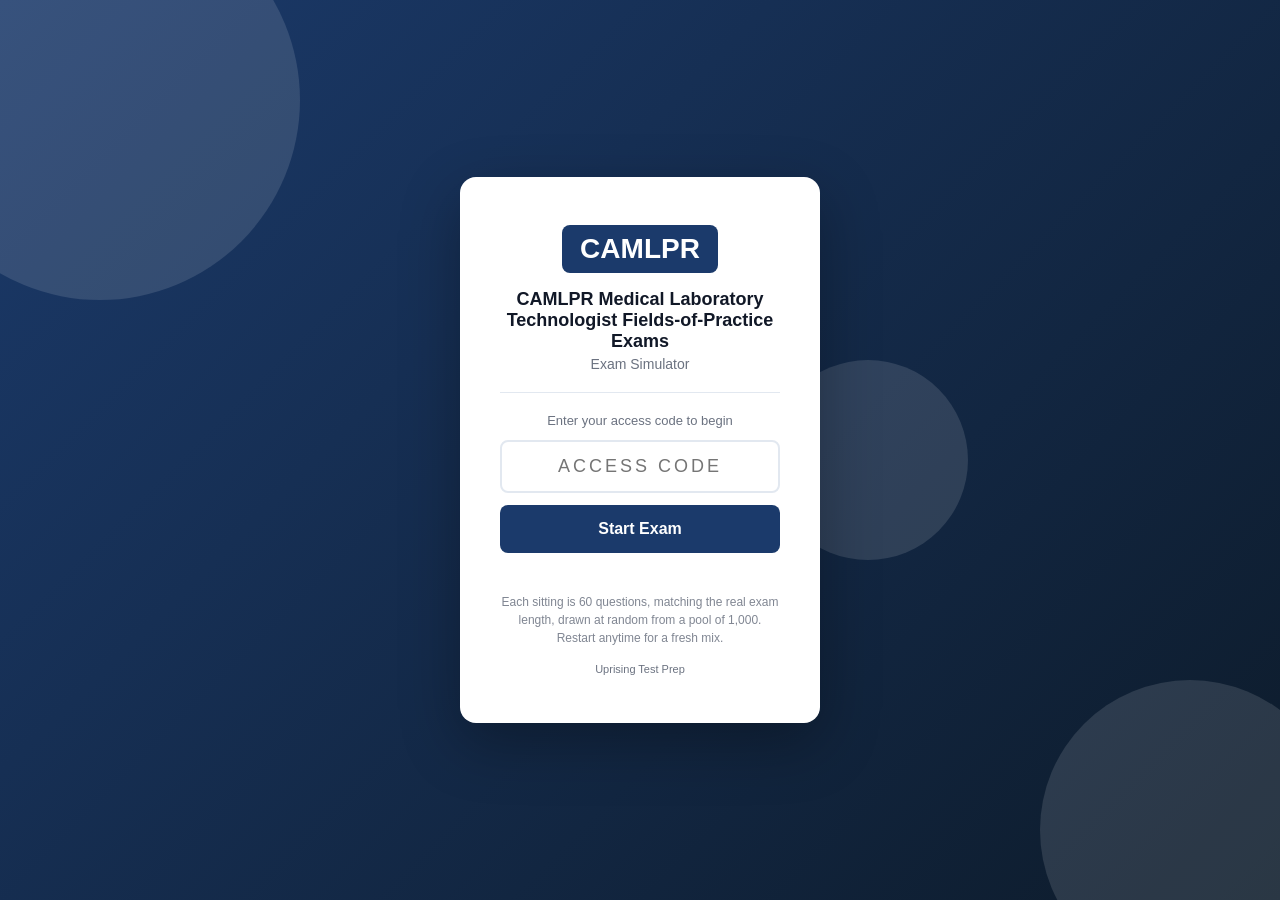
<file: index.html>
<!DOCTYPE html>
<html lang="en">
<head>
  <meta charset="UTF-8" />
  <meta name="viewport" content="width=device-width, initial-scale=1.0, viewport-fit=cover" />
  <meta name="apple-mobile-web-app-capable" content="yes" />
  <meta name="apple-mobile-web-app-status-bar-style" content="black-translucent" />
  <title>CAMLPR Exam Simulator</title>
  <link rel="stylesheet" href="style.css" />
</head>
<body>

<div id="access-gate">
  <div class="gate-bg-shapes">
    <div class="shape shape-1"></div>
    <div class="shape shape-2"></div>
    <div class="shape shape-3"></div>
  </div>
  <div class="gate-card">
    <div class="gate-logo">
      <div class="logo-badge">CAMLPR</div>
    </div>
    <h1 class="gate-title">CAMLPR Medical Laboratory Technologist Fields-of-Practice Exams</h1>
    <p class="gate-subtitle">Exam Simulator</p>
    <div class="gate-divider"></div>
    <p class="gate-instruction">Enter your access code to begin</p>
    <input type="text" id="access-code-input" class="gate-input"
           placeholder="Access Code" autocomplete="off"
           maxlength="20" spellcheck="false" />
    <button id="access-btn" class="gate-btn">Start Exam</button>
    <p id="access-error" class="gate-error"></p>
    <p class="gate-pool-note">Each sitting is 60 questions, matching the real exam length, drawn at random from a pool of 1,000. Restart anytime for a fresh mix.</p>
    <p class="gate-hint">Uprising Test Prep</p>
  </div>
</div>

<div id="app" style="display:none">
  <header class="top-bar">
    <div class="bar-left">
      <span class="bar-logo">CAMLPR</span>
      <span class="bar-title">Exam Simulator</span>
    </div>
    <div class="bar-right">
      <span class="bar-timer" id="timer-display">--:--</span>
      <button class="bar-btn" id="flag-btn">Flag</button>
      <button class="bar-btn bar-btn-primary" id="submit-btn">
        <span class="btn-full">Submit Exam</span>
        <span class="btn-short">Submit</span>
      </button>
    </div>
  </header>

  <div class="progress-strip">
    <div class="progress-bar" id="progress-bar"></div>
  </div>

  <main class="exam-main">
    <div class="question-panel">
      <div class="q-meta">
        <span id="q-counter"></span>
        <span class="q-pool-chip" title="This sitting is 60 questions, matching the real exam length, drawn at random from a pool of 1,000. Restart for a fresh mix.">1,000 Questions Available</span>
        <span id="q-domain" class="q-domain-tag"></span>
        <span id="q-flag-indicator" class="flag-chip" style="display:none">Flagged</span>
      </div>
      <!-- Shared text for a linked cluster (a clinical case, a reading
           passage). It sits ABOVE the stem, which is the one thing that
           legitimately precedes it, and repeats on every question in the
           cluster so nobody has to page backwards. -->
      <div id="q-cluster-wrap" class="cluster-wrap" style="display:none"></div>
      <p id="question-text" class="q-text"></p>
      <!-- The picture sits BELOW the question text so the simulator matches
           the printed book exactly: stem, then picture, then options. They
           used to disagree (book put the picture under the stem, simulator put
           it above), so no single wording could be true in both places, and
           184 of MLPAO's 185 image questions said "shown above" while the
           book printed the picture below the sentence. Write stems with
           neutral wording ("the strip shown", "the diagram shows") and this
           whole class of bug cannot come back. -->
      <div id="q-image-wrap" style="display:none; margin-bottom:14px;"></div>
      <div id="options-list" class="options-list"></div>
      <div id="explanation-box" class="explanation-box" style="display:none">
        <div class="explanation-label">Explanation</div>
        <p id="explanation-text" class="explanation-text"></p>
      </div>
    </div>
    <div class="nav-bar">
      <button class="nav-btn" id="prev-btn">&#8592; Prev</button>
      <button class="nav-btn nav-btn-map" id="map-btn">Question Map</button>
      <button class="nav-btn nav-btn-next" id="next-btn">Next &#8594;</button>
    </div>
  </main>
</div>

<!-- Question Map Modal -->
<div id="map-modal" style="display:none">
  <div class="map-backdrop" id="map-backdrop"></div>
  <div class="map-panel">
    <div class="map-header">
      <span class="map-title">Question Map</span>
      <button id="map-close" class="map-close-btn">&#x2715; Close</button>
    </div>
    <div class="map-legend">
      <span class="leg-item"><span class="leg-swatch leg-answered"></span>Answered</span>
      <span class="leg-item"><span class="leg-swatch leg-flagged"></span>Flagged</span>
      <span class="leg-item"><span class="leg-swatch leg-unanswered"></span>Unanswered</span>
    </div>
    <div id="q-grid" class="q-grid"></div>
  </div>
</div>

<div id="results-screen" style="display:none">
  <div class="results-card">
    <div class="res-header">
      <div class="res-badge">CAMLPR</div>
      <h2 id="res-status" class="res-status"></h2>
      <p id="res-score" class="res-score"></p>
    </div>
    <div id="res-domains" class="res-domains"></div>
    <p class="mode-pool-note">This sitting drew 60 questions from a pool of 1,000. Restart for a fresh mix.</p>
    <button id="res-review-btn" class="res-btn">Review Answers</button>
    <button id="res-restart-btn" class="res-btn res-btn-secondary">Restart</button>
  </div>
</div>

<script src="questions.js"></script>
<script src="app.js"></script>
</body>
</html>
</file>
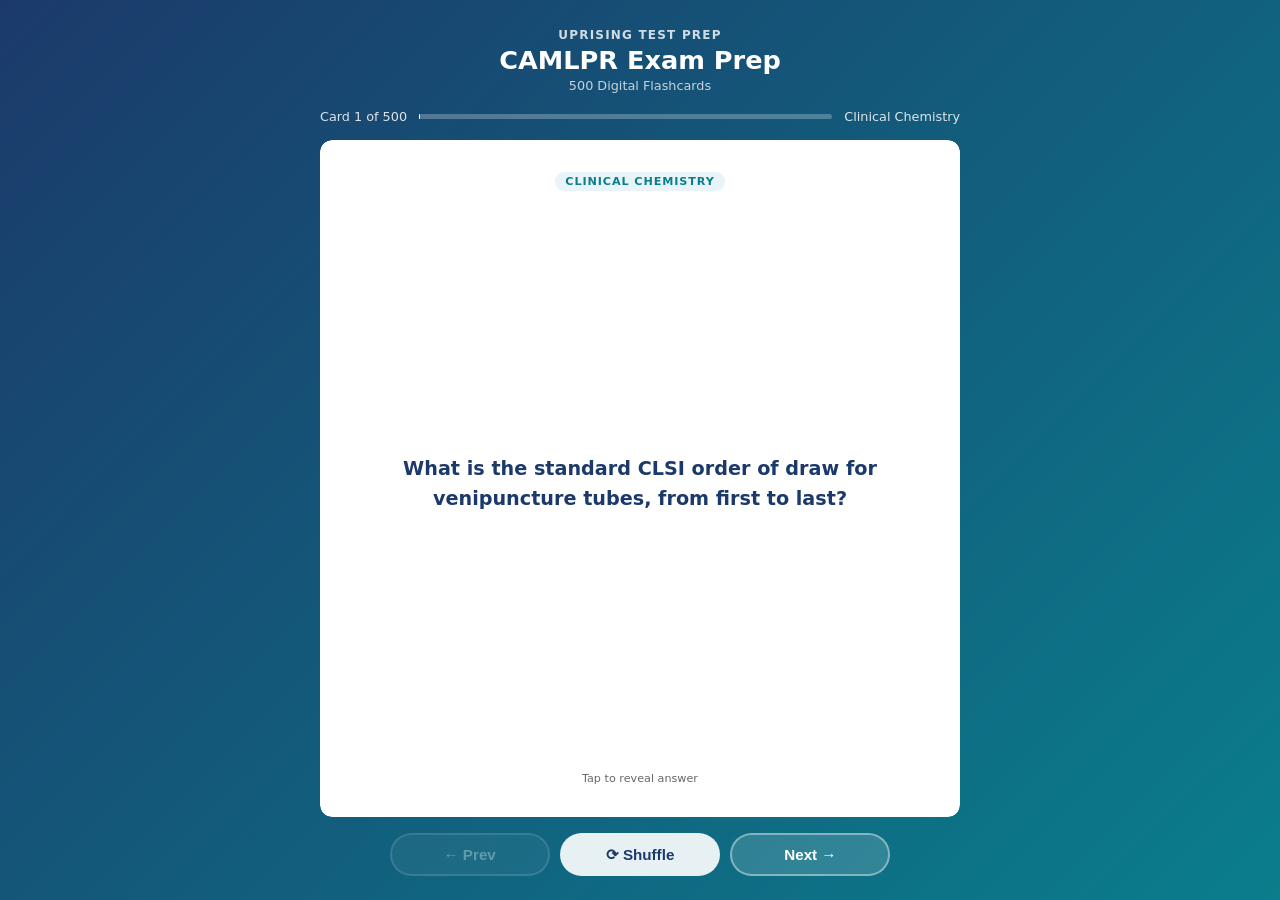
<file: flashcards/index.html>
<!DOCTYPE html>
<html lang="en">
<head>
  <meta charset="UTF-8">
  <meta name="viewport" content="width=device-width, initial-scale=1.0">
  <title>CAMLPR Exam Prep: Flashcards</title>
  <style>
    :root {
      --blue:   #1B3A6B;
      --teal:   #0A7E8C;
      --ltblue: #E8F4F8;
      --white:  #FFFFFF;
      --text:   #1A1A1A;
      --muted:  #666;
      --radius: 12px;
    }
    * { box-sizing: border-box; margin: 0; padding: 0; }
    html, body { height: 100%; }
    body {
      font-family: 'Segoe UI', system-ui, sans-serif;
      background: linear-gradient(135deg, var(--blue) 0%, var(--teal) 100%);
      /* Pinned, not min-height: the page must never grow, or the controls
         get pushed below the fold on iOS where 100dvh and height:100%
         disagree. The height:100% rule above is the pre-dvh fallback. */
      height: 100dvh;
      max-height: 100dvh;
      overflow: hidden;
      display: flex;
      flex-direction: column;
      align-items: center;
      padding: 1.25rem 1rem 1rem;
      gap: 0.75rem;
      overflow-x: hidden;
    }
    header { text-align: center; color: #fff; flex-shrink: 0; }
    header .brand { font-size: 0.75rem; font-weight: 700; letter-spacing: 0.1em; opacity: 0.8; text-transform: uppercase; }
    header h1 { font-size: 1.3rem; font-weight: 800; margin-top: 0.2rem; }
    header .subtitle { font-size: 0.8rem; opacity: 0.75; margin-top: 0.15rem; }
    #progress-info {
      display: flex; align-items: center; gap: 0.75rem;
      color: rgba(255,255,255,0.85); font-size: 0.8rem;
      flex-shrink: 0; width: 100%; max-width: 640px;
    }
    #progress-bar-track {
      flex: 1; background: rgba(255,255,255,0.25);
      border-radius: 4px; height: 5px;
    }
    #progress-bar-fill { height: 100%; background: #fff; border-radius: 4px; transition: width 0.3s; }
    .card-scene {
      width: 100%; max-width: 640px;
      perspective: 1200px;
      cursor: pointer;
      flex: 1; min-height: 0;
      display: flex; flex-direction: column;
    
      /* WebKit does not clip overflow inside a preserve-3d context, so the
         answer pane's own clip is dropped and a long answer paints over the
         Prev/Next row. This element only sets the perspective and is NOT
         itself in the 3D context, so its clip is honoured in every engine. */
      overflow: hidden;
      border-radius: var(--radius);
    }
    .card-inner {
      position: relative; width: 100%;
      flex: 1; min-height: 0;
      transition: transform 0.55s cubic-bezier(.4,0,.2,1);
      transform-style: preserve-3d;
    }
    .card-scene.flipped .card-inner { transform: rotateY(180deg); }
    .card-face {
      position: absolute; inset: 0;
      backface-visibility: hidden; -webkit-backface-visibility: hidden;
      border-radius: var(--radius);
      display: flex; flex-direction: column;
      padding: 1.5rem 1.75rem;
      box-shadow: 0 12px 40px rgba(0,0,0,0.2);
      overflow: hidden;
    
      /* Painting through a mask forces WebKit to allocate a real clipping
         layer for a 3D-transformed element, which is what makes the
         overflow:hidden and the rounded corners above actually apply. */
      -webkit-mask-image: -webkit-radial-gradient(#fff, #000);
              mask-image: radial-gradient(#fff, #000);
    }
    .card-front { background: var(--white); align-items: center; justify-content: center; }
    .card-back  { background: var(--ltblue); transform: rotateY(180deg); }
    .card-badge {
      font-size: 0.7rem; font-weight: 700; text-transform: uppercase;
      letter-spacing: 0.08em;
      background: var(--ltblue); color: var(--teal);
      padding: 0.2rem 0.65rem; border-radius: 20px;
      margin-bottom: 0.85rem; flex-shrink: 0;
    }
    .card-back .card-badge { background: rgba(10,126,140,0.12); }
    .card-front .q-text {
      font-size: 1.1rem; font-weight: 600; color: var(--blue); line-height: 1.55;
      text-align: center; overflow-y: auto; flex: 1;
      display: flex; align-items: center; justify-content: center;
      scrollbar-width: thin; scrollbar-color: rgba(27,58,107,0.3) transparent;
    }
    .card-back .a-label { font-size: 0.7rem; font-weight: 700; color: var(--teal); text-transform: uppercase; letter-spacing: 0.08em; margin-bottom: 0.4rem; flex-shrink: 0; }
    .card-back .a-text  {
      font-size: 0.975rem; color: var(--text); line-height: 1.65;
      overflow-y: auto; flex: 1; min-height: 0; padding-right: 4px;
      scrollbar-width: thin; scrollbar-color: rgba(10,126,140,0.4) transparent;
    
      -webkit-overflow-scrolling: touch;
      overscroll-behavior: contain;
    }
    .card-back .a-text::-webkit-scrollbar { width: 4px; }
    .card-back .a-text::-webkit-scrollbar-track { background: transparent; }
    .card-back .a-text::-webkit-scrollbar-thumb { background: rgba(10,126,140,0.4); border-radius: 4px; }
    .tap-hint { flex-shrink: 0; margin-top: 0.6rem; font-size: 0.7rem; color: var(--muted); text-align: center; }
    .card-back .tap-hint { color: var(--teal); opacity: 0.7; }
    .controls {
      display: flex; gap: 0.65rem; flex-wrap: nowrap;
      justify-content: center; flex-shrink: 0;
      width: 100%; max-width: 640px;
      padding-bottom: env(safe-area-inset-bottom, 0px);
    }
    .btn {
      padding: 0.6rem 1.2rem; border-radius: 50px;
      border: 2px solid rgba(255,255,255,0.4);
      background: rgba(255,255,255,0.15); color: #fff;
      font-weight: 700; font-size: 0.875rem; cursor: pointer;
      transition: all 0.2s; backdrop-filter: blur(4px);
      white-space: nowrap; flex: 1; max-width: 160px;
    }
    .btn:hover { background: rgba(255,255,255,0.3); border-color: rgba(255,255,255,0.7); }
    .btn:active { transform: scale(0.96); }
    .btn:disabled { opacity: 0.35; cursor: not-allowed; }
    .btn.btn-primary { background: rgba(255,255,255,0.9); color: var(--blue); border-color: transparent; }
    .btn.btn-primary:hover { background: #fff; }
    #loading { color: rgba(255,255,255,0.8); font-size: 1rem; text-align: center; padding: 3rem; flex: 1; }
    @media (min-width: 768px) {
      body { padding: 1.75rem 1.5rem 1.5rem; gap: 1rem; }
      header h1 { font-size: 1.6rem; }
      .card-face { padding: 2rem 2.5rem; }
      .card-front .q-text { font-size: 1.2rem; }
      .card-back .a-text { font-size: 1.05rem; }
      .btn { font-size: 0.95rem; padding: 0.65rem 1.4rem; }
    }
    @media (max-width: 380px) {
      body { padding: 0.75rem; gap: 0.5rem; }
      header .brand { font-size: 0.65rem; }
      header h1 { font-size: 1.1rem; }
      header .subtitle { display: none; }
      .card-face { padding: 1rem 1.1rem; }
      .card-front .q-text { font-size: 0.975rem; }
      .card-back .a-text { font-size: 0.875rem; }
      .btn { font-size: 0.8rem; padding: 0.5rem 0.75rem; }
    }
  </style>
</head>
<body>
<header>
  <div class="brand">Uprising Test Prep</div>
  <h1>CAMLPR Exam Prep</h1>
  <div class="subtitle">500 Digital Flashcards</div>
</header>
<div id="progress-info">
  <span id="card-counter">Card 1 of 500</span>
  <div id="progress-bar-track"><div id="progress-bar-fill" style="width:0%"></div></div>
  <span id="domain-label"></span>
</div>
<div id="loading">Loading flashcards...</div>
<div class="card-scene" id="card-scene" style="display:none" onclick="flipCard()">
  <div class="card-inner" id="card-inner">
    <div class="card-face card-front">
      <div class="card-badge" id="front-badge"></div>
      <div class="q-text" id="q-text"></div>
      <div class="tap-hint">Tap to reveal answer</div>
    </div>
    <div class="card-face card-back">
      <div class="card-badge" id="back-badge">Answer</div>
      <div class="a-label">Answer</div>
      <div class="a-text" id="a-text"></div>
      <div class="tap-hint">Tap to flip back</div>
    </div>
  </div>
</div>
<div class="controls" id="controls" style="display:none">
  <button class="btn" id="prev-btn" onclick="event.stopPropagation();move(-1)" disabled>&#8592; Prev</button>
  <button class="btn btn-primary" onclick="event.stopPropagation();shuffleCards()">&#10227; Shuffle</button>
  <button class="btn" id="next-btn" onclick="event.stopPropagation();move(1)">Next &#8594;</button>
</div>
<script>
const DOMAIN_LABELS = {
  clinical_chemistry: "Clinical Chemistry",
  hematology: "Hematology",
  transfusion_medicine: "Transfusion Medicine",
  clinical_microbiology: "Clinical Microbiology",
  histology: "Histology",
  cytology: "Cytology",
  cytogenetics: "Cytogenetics",
  molecular_diagnostics: "Molecular Diagnostics",
};
let cards   = [];
let current = 0;
async function init() {
  try {
    const res = await fetch('flashcards.json');
    if (!res.ok) throw new Error('Network error');
    cards = await res.json();
    document.getElementById('loading').style.display    = 'none';
    document.getElementById('card-scene').style.display = 'flex';
    document.getElementById('controls').style.display   = 'flex';
    show();
  } catch (e) {
    document.getElementById('loading').textContent = 'Error loading flashcards. Please try refreshing.';
  }
}
function domainLabel(key) {
  return DOMAIN_LABELS[key] || key.replace(/_/g, ' ').replace(/\b\w/g, c => c.toUpperCase());
}
function show() {
  const c = cards[current];
  document.getElementById('card-scene').classList.remove('flipped');
  document.getElementById('a-text').scrollTop = 0;
  const label = domainLabel(c.domain || c.chapter || '');
  document.getElementById('q-text').textContent       = c.front;
  document.getElementById('a-text').textContent       = c.back;
  document.getElementById('front-badge').textContent  = label;
  document.getElementById('back-badge').textContent   = label;
  document.getElementById('card-counter').textContent = `Card ${current+1} of ${cards.length}`;
  document.getElementById('domain-label').textContent = label;
  document.getElementById('progress-bar-fill').style.width = `${((current+1)/cards.length*100).toFixed(1)}%`;
  document.getElementById('prev-btn').disabled = current === 0;
  document.getElementById('next-btn').disabled = current === cards.length - 1;
}
function flipCard() { document.getElementById('card-scene').classList.toggle('flipped'); }
function move(dir) {
  const next = current + dir;
  if (next < 0 || next >= cards.length) return;
  current = next; show();
}
function shuffleCards() {
  for (let i = cards.length - 1; i > 0; i--) {
    const j = Math.floor(Math.random() * (i+1));
    [cards[i], cards[j]] = [cards[j], cards[i]];
  }
  current = 0; show();
}
document.addEventListener('keydown', e => {
  if (e.key === 'ArrowRight' || e.key === 'ArrowDown') move(1);
  else if (e.key === 'ArrowLeft' || e.key === 'ArrowUp') move(-1);
  else if (e.key === ' ' || e.key === 'Enter') { e.preventDefault(); flipCard(); }
});
init();
</script>
</body>
</html>
</file>
<file: style.css>
/* CAMLPR Exam Simulator, Styles */
:root {
  --primary:   #1B3A6B;
  --pass:      #059669;
  --fail:      #DC2626;
  --bg:        #F3F4F8;
  --card:      #FFFFFF;
  --border:    #E2E8F0;
  --text:      #111827;
  --muted:     #6B7280;
  --radius:    10px;
}
*, *::before, *::after { box-sizing: border-box; margin: 0; padding: 0; }
body {
  font-family: -apple-system, BlinkMacSystemFont, "Segoe UI", sans-serif;
  background: var(--bg);
  color: var(--text);
  height: 100vh;
  height: 100dvh;
  overflow: hidden;
  -webkit-text-size-adjust: 100%;
}

/* ── Access Gate ─────────────────────────────────────────────────────────── */
#access-gate {
  display: flex;
  align-items: center;
  justify-content: center;
  height: 100vh;
  height: 100dvh;
  background: linear-gradient(135deg, var(--primary) 0%, #0d1b2a 100%);
  position: relative;
  overflow: hidden;
  padding: 20px;
  padding-top: max(20px, env(safe-area-inset-top));
  padding-bottom: max(20px, env(safe-area-inset-bottom));
}
.gate-bg-shapes { position: absolute; inset: 0; pointer-events: none; }
.shape { position: absolute; border-radius: 50%; opacity: .12; background: #fff; }
.shape-1 { width: 400px; height: 400px; top: -100px; left: -100px; }
.shape-2 { width: 300px; height: 300px; bottom: -80px; right: -60px; }
.shape-3 { width: 200px; height: 200px; top: 40%; left: 60%; }
.gate-card {
  background: #fff;
  border-radius: 16px;
  padding: 48px 40px;
  text-align: center;
  width: 100%;
  max-width: 360px;
  position: relative;
  z-index: 1;
  box-shadow: 0 20px 60px rgba(0,0,0,.3);
}
.logo-badge {
  display: inline-block;
  background: var(--primary);
  color: #fff;
  font-weight: 800;
  font-size: 28px;
  padding: 8px 18px;
  border-radius: 8px;
}
.gate-title { font-size: 18px; font-weight: 700; margin-top: 16px; color: var(--text); }
.gate-subtitle { color: var(--muted); font-size: 14px; margin-top: 4px; }
.gate-divider { height: 1px; background: var(--border); margin: 20px 0; }
.gate-instruction { font-size: 13px; color: var(--muted); margin-bottom: 12px; }
.gate-input {
  width: 100%;
  padding: 14px 16px;
  border: 2px solid var(--border);
  border-radius: 8px;
  font-size: 18px;
  text-align: center;
  text-transform: uppercase;
  letter-spacing: 3px;
  outline: none;
}
.gate-input:focus { border-color: var(--primary); }
.gate-btn {
  width: 100%;
  margin-top: 12px;
  padding: 15px;
  background: var(--primary);
  color: #fff;
  border: none;
  border-radius: 8px;
  font-size: 16px;
  font-weight: 600;
  cursor: pointer;
  -webkit-tap-highlight-color: transparent;
}
.gate-btn:hover { opacity: .9; }
.gate-error { color: var(--fail); font-size: 13px; margin-top: 8px; min-height: 18px; }
.gate-hint { color: var(--muted); font-size: 11px; margin-top: 16px; }
.gate-pool-note { color: var(--muted); opacity: .85; font-size: 12px; margin-top: 14px; line-height: 1.5; }
.mode-pool-note { color: var(--muted); opacity: .85; font-size: 12.5px; text-align: center; margin: 4px 0 16px; line-height: 1.5; }

/* ── App shell ───────────────────────────────────────────────────────────── */
#app {
  display: flex;
  flex-direction: column;
  height: 100vh;
  height: 100dvh;
  padding-top: env(safe-area-inset-top);
}
.top-bar {
  display: flex;
  justify-content: space-between;
  align-items: center;
  background: var(--primary);
  color: #fff;
  padding: 0 20px;
  padding-left: max(20px, env(safe-area-inset-left));
  padding-right: max(20px, env(safe-area-inset-right));
  height: 52px;
  flex-shrink: 0;
  gap: 8px;
}
.bar-left { display: flex; align-items: center; gap: 8px; min-width: 0; }
.bar-logo { font-weight: 800; font-size: 18px; flex-shrink: 0; }
.bar-title { font-size: 14px; opacity: .8; white-space: nowrap; overflow: hidden; text-overflow: ellipsis; }
.bar-right { display: flex; align-items: center; gap: 8px; flex-shrink: 0; }
.bar-timer {
  font-variant-numeric: tabular-nums;
  font-size: 16px;
  font-weight: 600;
  min-width: 68px;
  text-align: right;
}
.bar-btn {
  padding: 7px 13px;
  background: rgba(255,255,255,.15);
  border: 1px solid rgba(255,255,255,.3);
  color: #fff;
  border-radius: 6px;
  cursor: pointer;
  font-size: 13px;
  white-space: nowrap;
  -webkit-tap-highlight-color: transparent;
  touch-action: manipulation;
}
.bar-btn:hover { background: rgba(255,255,255,.25); }
.bar-btn-primary {
  background: #fff;
  color: var(--primary);
  border-color: #fff;
  font-weight: 600;
}
.bar-btn-primary:hover { background: #f0f0f0; }
.btn-short { display: none; }
.btn-full  { display: inline; }

.progress-strip { height: 4px; background: rgba(0,0,0,.1); flex-shrink: 0; }
.progress-bar   { height: 100%; background: #4ade80; transition: width .3s; }

/* ── Main exam area ──────────────────────────────────────────────────────── */
.exam-main {
  flex: 1;
  overflow: hidden;
  display: flex;
  flex-direction: column;
  padding: 16px 20px 0;
  padding-left: max(16px, env(safe-area-inset-left));
  padding-right: max(16px, env(safe-area-inset-right));
  min-height: 0;
}
.question-panel { flex: 1; overflow-y: auto; padding-bottom: 12px; -webkit-overflow-scrolling: touch; }
.q-meta {
  display: flex;
  align-items: center;
  gap: 8px;
  margin-bottom: 12px;
  font-size: 13px;
  color: var(--muted);
  flex-wrap: wrap;
}
.q-domain-tag {
  background: var(--primary);
  color: #fff;
  padding: 2px 8px;
  border-radius: 4px;
  font-size: 11px;
  font-weight: 600;
}
.q-pool-chip {
  background: #EEF2FF;
  background: color-mix(in srgb, var(--primary) 12%, #fff);
  color: var(--primary);
  border: 1px solid var(--primary);
  padding: 2px 8px;
  border-radius: 10px;
  font-size: 11px;
  font-weight: 700;
  cursor: help;
  white-space: nowrap;
}
.flag-chip {
  background: #FEF3C7;
  color: #92400E;
  padding: 2px 8px;
  border-radius: 4px;
  font-size: 11px;
  font-weight: 600;
}
.cluster-wrap {
  border-left: 4px solid var(--primary, #1B3A6B);
  background: #F2F6FC; border-radius: 8px;
  padding: 10px 14px; margin-bottom: 16px;
}
.cluster-label {
  font-size: 11px; font-weight: 700; letter-spacing: 0.06em;
  text-transform: uppercase; color: var(--primary, #1B3A6B); margin-bottom: 6px;
}
.cluster-body {
  max-height: 38vh; overflow-y: auto; font-size: 15px; line-height: 1.6;
  -webkit-overflow-scrolling: touch;
}
.cluster-body p + p { margin-top: 10px; }
@media (min-width: 1100px) { .cluster-body { max-height: 52vh; } }

.q-image {
  max-width: 100%;
  /* Cap the height too. With only max-width, a tall exhibit renders at full
     width and pushes the stem and every option below the fold, so the question
     looks like it has no answers until the candidate scrolls. Found on CNPLE. */
  max-height: 62vh;
  width: auto;
  height: auto;
  object-fit: contain;
  border-radius: 6px;
  border: 1px solid var(--border);
  display: block;
  margin-bottom: 14px;
}
.q-text { font-size: 16px; line-height: 1.65; margin-bottom: 20px; }
.options-list { display: flex; flex-direction: column; gap: 10px; }
.option {
  display: flex;
  align-items: flex-start;
  gap: 12px;
  padding: 15px 16px;
  background: var(--card);
  border: 2px solid var(--border);
  border-radius: var(--radius);
  cursor: pointer;
  transition: .15s;
  -webkit-tap-highlight-color: transparent;
  touch-action: manipulation;
  min-height: 52px;
}
.option:hover  { border-color: var(--primary); background: #F8FAFF; }
.option.selected  { border-color: var(--primary); background: #EEF3FF; }
.option.correct   { border-color: #059669; background: #ECFDF5; }
.option.incorrect { border-color: #DC2626; background: #FEF2F2; }
.explanation-box {
  margin-top: 20px;
  padding: 16px 18px;
  background: #F0F9FF;
  border-left: 4px solid #2563EB;
  border-radius: 6px;
}
.explanation-label {
  font-size: 11px;
  font-weight: 700;
  text-transform: uppercase;
  letter-spacing: .06em;
  color: #2563EB;
  margin-bottom: 8px;
}
.explanation-text { font-size: 14.5px; line-height: 1.7; color: #1e293b; margin: 0; }
.opt-letter { font-weight: 700; font-size: 15px; color: var(--primary); min-width: 22px; padding-top: 1px; flex-shrink: 0; }
.opt-text   { font-size: 15px; line-height: 1.5; }

/* ── Nav bar ─────────────────────────────────────────────────────────────── */
.nav-bar {
  display: flex;
  align-items: center;
  gap: 8px;
  padding: 10px 0;
  padding-bottom: max(14px, env(safe-area-inset-bottom));
  flex-shrink: 0;
}
.nav-btn {
  flex: 1;
  padding: 13px 8px;
  background: var(--card);
  border: 1px solid var(--border);
  border-radius: 8px;
  cursor: pointer;
  font-size: 15px;
  font-weight: 500;
  text-align: center;
  -webkit-tap-highlight-color: transparent;
  touch-action: manipulation;
  min-height: 48px;
}
.nav-btn:hover      { background: #f0f0f0; }
.nav-btn-map {
  background: var(--bg);
  border-color: var(--primary);
  color: var(--primary);
  font-weight: 600;
}
.nav-btn-map:hover { background: #EEF3FF; }
.nav-btn-next {
  background: var(--primary);
  color: #fff;
  border-color: var(--primary);
}
.nav-btn-next:hover { opacity: .9; }

/* ── Question Map Modal ──────────────────────────────────────────────────── */
#map-modal {
  position: fixed;
  inset: 0;
  z-index: 1000;
  display: flex;
  flex-direction: column;
  justify-content: flex-end;
}
.map-backdrop { position: absolute; inset: 0; background: rgba(0,0,0,.5); }
.map-panel {
  position: relative;
  background: #fff;
  border-radius: 20px 20px 0 0;
  padding: 20px;
  padding-bottom: max(20px, env(safe-area-inset-bottom));
  max-height: 80vh;
  max-height: 80dvh;
  display: flex;
  flex-direction: column;
  box-shadow: 0 -4px 30px rgba(0,0,0,.2);
}
.map-header {
  display: flex;
  align-items: center;
  justify-content: space-between;
  margin-bottom: 12px;
  flex-shrink: 0;
}
.map-title { font-size: 17px; font-weight: 700; color: var(--text); }
.map-close-btn {
  padding: 8px 16px;
  background: var(--bg);
  border: 1px solid var(--border);
  border-radius: 8px;
  cursor: pointer;
  font-size: 14px;
  font-weight: 500;
  min-height: 40px;
  -webkit-tap-highlight-color: transparent;
  touch-action: manipulation;
}
.map-close-btn:hover { background: #e5e7eb; }
.map-legend { display: flex; gap: 16px; margin-bottom: 14px; flex-shrink: 0; flex-wrap: wrap; }
.leg-item { display: flex; align-items: center; gap: 6px; font-size: 13px; color: var(--muted); }
.leg-swatch {
  width: 16px;
  height: 16px;
  border-radius: 3px;
  border: 1px solid var(--border);
  background: var(--card);
  display: inline-block;
  flex-shrink: 0;
}
.leg-swatch.leg-answered  { background: var(--primary); border-color: var(--primary); }
.leg-swatch.leg-flagged   { background: #FEF3C7; border-color: #F59E0B; }
.leg-swatch.leg-unanswered { background: var(--card); }
.q-grid {
  display: flex;
  flex-wrap: wrap;
  gap: 6px;
  overflow-y: auto;
  flex: 1;
  padding-bottom: 8px;
  -webkit-overflow-scrolling: touch;
}
.grid-btn {
  width: 40px;
  height: 40px;
  border: 1px solid var(--border);
  border-radius: 6px;
  background: var(--card);
  font-size: 12px;
  cursor: pointer;
  font-weight: 500;
  -webkit-tap-highlight-color: transparent;
  touch-action: manipulation;
}
.grid-btn.answered { background: var(--primary); color: #fff; border-color: var(--primary); }
.grid-btn.flagged  { background: #FEF3C7; border-color: #F59E0B; }
.grid-btn.active   { outline: 3px solid var(--primary); outline-offset: 2px; }

/* ── Results ─────────────────────────────────────────────────────────────── */
#results-screen {
  display: flex;
  align-items: flex-start;
  justify-content: center;
  min-height: 100vh;
  min-height: 100dvh;
  background: var(--bg);
  overflow-y: auto;
  -webkit-overflow-scrolling: touch;
  padding: 20px 16px;
  padding-top: max(20px, env(safe-area-inset-top));
  padding-bottom: max(20px, env(safe-area-inset-bottom));
}
.results-card {
  background: var(--card);
  border-radius: 16px;
  padding: 40px;
  max-width: 480px;
  width: 100%;
  box-shadow: 0 8px 30px rgba(0,0,0,.1);
}
.res-header { text-align: center; margin-bottom: 24px; }
.res-badge {
  display: inline-block;
  background: var(--primary);
  color: #fff;
  font-weight: 800;
  font-size: 22px;
  padding: 6px 16px;
  border-radius: 8px;
}
.res-status { font-size: 36px; font-weight: 800; margin-top: 12px; }
.res-score  { font-size: 18px; color: var(--muted); margin-top: 4px; }
.res-domains { margin-bottom: 24px; display: flex; flex-direction: column; gap: 10px; }
.res-domain-row { display: flex; align-items: center; gap: 8px; font-size: 13px; }
.res-domain-name { width: 160px; font-weight: 500; flex-shrink: 0; }
.res-domain-bar-wrap { flex: 1; background: #E5E7EB; border-radius: 4px; height: 8px; overflow: hidden; }
.res-domain-bar { height: 100%; border-radius: 4px; transition: width .5s; }
.res-domain-pct { width: 36px; text-align: right; font-weight: 600; }
.res-btn {
  width: 100%;
  padding: 15px;
  background: var(--primary);
  color: #fff;
  border: none;
  border-radius: 8px;
  font-size: 15px;
  font-weight: 600;
  cursor: pointer;
  margin-bottom: 10px;
  min-height: 52px;
  -webkit-tap-highlight-color: transparent;
  touch-action: manipulation;
}
.res-btn:hover { opacity: .9; }
.res-btn-secondary {
  background: transparent;
  color: var(--primary);
  border: 2px solid var(--primary);
}
.res-btn-secondary:hover { background: var(--primary); color: #fff; }

/* ── Mobile breakpoint (phones ≤ 640px) ─────────────────────────────────── */
@media (max-width: 640px) {
  /* Gate card */
  .gate-card { padding: 32px 24px; }

  /* Top bar: hide long title text, swap Submit label */
  .bar-title  { display: none; }
  .btn-full   { display: none; }
  .btn-short  { display: inline; }
  .bar-right  { gap: 6px; }
  .bar-btn    { padding: 6px 10px; font-size: 12px; }
  .bar-timer  { font-size: 14px; min-width: 58px; }

  /* Exam main */
  .exam-main { padding: 12px 14px 0; }
  .q-text { font-size: 16px; }
  .opt-text { font-size: 15px; }

  /* Nav bar, bigger touch targets */
  .nav-btn { font-size: 14px; padding: 14px 6px; }

  /* Results */
  .results-card { padding: 28px 20px; }
  .res-domain-name { width: 110px; font-size: 12px; }
  .res-domain-pct  { font-size: 12px; }
  .res-status { font-size: 30px; }

  /* Map grid, slightly bigger buttons on phones */
  .grid-btn { width: 42px; height: 42px; }
}

/* ── Very small phones (≤ 380px) ────────────────────────────────────────── */
@media (max-width: 380px) {
  .bar-logo { font-size: 15px; }
  .bar-btn  { padding: 5px 8px; font-size: 11px; }
  .bar-timer { font-size: 13px; min-width: 52px; }
  .nav-btn  { font-size: 13px; }
  .grid-btn { width: 38px; height: 38px; font-size: 11px; }
}
</file>
